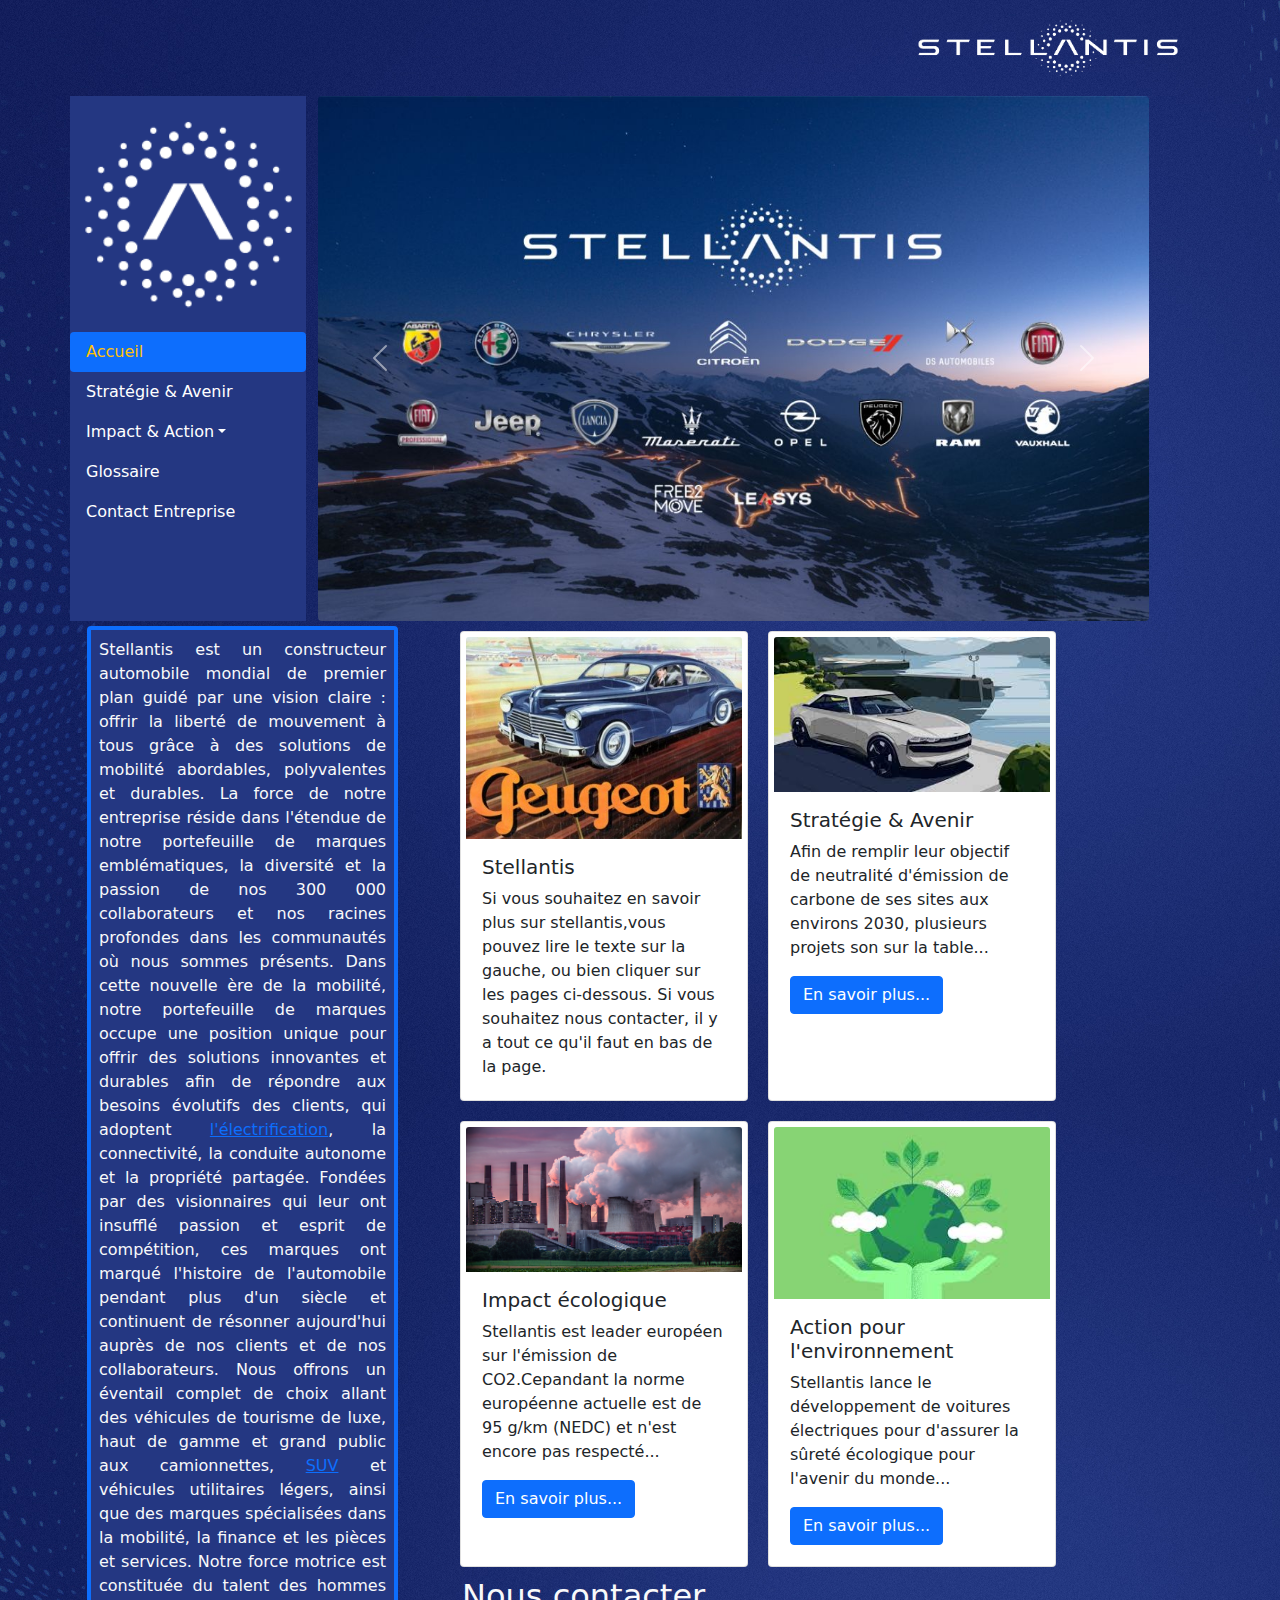
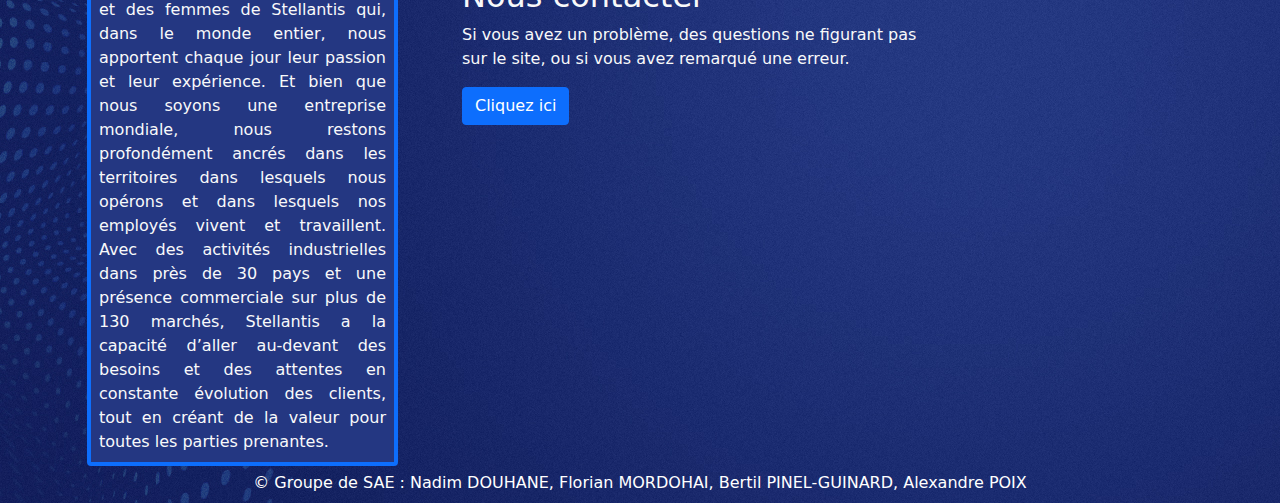
<file: index.html>
<!DOCTYPE html>
<html lang="fr">
  <head>
	  <meta charset="utf-8" />
	  <meta name="viewport" content="width=device-width,initial-scale=1.0" />
	  <meta name="keyword" content="PSA,Stellantis,peugeot,citroen,histoire">
	  <meta name="author" content="PINEL Bertil/POIX Alexandre">
	  <meta name="description" content="Stellantis">
	  <link rel="stylesheet" href="bootstrap/css/bootstrap.min.css">
	  <link rel="stylesheet" href="stylesheet.css" />
	  <script src="bootstrap/js/bootstrap.min.js"></script>
	  <title>Stellantis</title>
  </head>
  <body>
	  <div class="container">
		  <div class="row">
		  	<header>
          <a href="index.html"><img id="banniere" src="logo2.png" class="logo float-end" alt="second logo de stellantis" height="130" width="auto"/></a> 
        </header>
        <nav class="navbar col-sm-2 menu justify-content-start" id="navi">
          <a href="index.html" ><img src="logo_stellantis.png" class="logo" alt="Logo de stellantis" height="150" width="auto"/></a>
          <ul class="nav menu nav-pills flex-column ">
            <li class="nav-item">
              <a class="nav-link active text-warning" href="index.html">Accueil</a>
            </li>
            <li class="nav-item">
              <a class="nav-link text-white" href="strategie.html">Stratégie & Avenir</a>
            <li class="nav-item dropdown">
              <a class="nav-link text-white dropdown-toggle" data-bs-toggle="dropdown" role="button" aria-expanded="false" href="#">Impact & Action</a>
              <ul class="dropdown-menu">
                <li class="nav-item">
                  <a class="nav-link dropdown-item" href="impact.html">Impact écologique</a>
                </li>
                <li class="nav-item">
                  <a class="nav-link dropdown-item" href="ecologie.html">Action pour l'environnement</a>
                </li>
              </ul>
            </li>
            <li class="nav-item">
              <a class="nav-link text-white" href="gloss.html">Glossaire</a>
            </li>
            <li class="nav-item">
              <a class="nav-link text-white" href="contact.html">Contact Entreprise</a>
            </li>
          </ul>
        </nav>
        <div id="carousel" class="col-lg-9">
          <div id="carousel-slide" class="carousel slide" data-bs-ride="carousel">
            <div class="carousel-inner">
              <div class="carousel-item active">
                <img src="Stellantis.jpeg" class="d-block mw-100 h-100 rounded">
              </div>
              <div class="carousel-item">
                <img src="peugeots.jpg" class="d-block mw-100 h-100 rounded">
              </div>
              <div class="carousel-item">
                <img src="bg.jpg" class="d-block w-100 mh-100 rounded">
              </div>
            </div>
            <button class="carousel-control-prev" type="button" data-bs-target="#carousel-slide" data-bs-slide="prev">
              <span class="carousel-control-prev-icon" aria-hidden="true"></span>
              <span class="visually-hidden"></span>
            </button>
            <button class="carousel-control-next" type="button" data-bs-target="#carousel-slide" data-bs-slide="next">
              <span class="carousel-control-next-icon" aria-hidden="true"></span>
              <span class="visually-hidden"></span>
            </button>
          </div>
        </div>
        <div id="photo_menu" class="col-sm-6 d-none">
          <img src="Stellantis.jpeg" class="p-1">
          <img src="peugeots.jpg" class="p-1">
        </div>
        <div class="col-sm-4">
          <p class="text-light border rounded border-primary border-4 side">Stellantis est un constructeur automobile mondial de premier plan guidé par une vision claire : offrir la liberté de mouvement à tous grâce à des solutions de mobilité abordables, polyvalentes et durables. La force de notre entreprise réside dans l'étendue de notre portefeuille de marques emblématiques, la diversité et la passion de nos 300 000 collaborateurs et nos racines profondes dans les communautés où nous sommes présents. Dans cette nouvelle ère de la mobilité, notre portefeuille de marques occupe une position unique pour offrir des solutions innovantes et durables afin de répondre aux besoins évolutifs des clients, qui adoptent <a href="gloss.html">l'électrification</a>, la connectivité, la conduite autonome et la propriété partagée. Fondées par des visionnaires qui leur ont insufflé passion et esprit de compétition, ces marques ont marqué l'histoire de l'automobile pendant plus d'un siècle et continuent de résonner aujourd'hui auprès de nos clients et de nos collaborateurs. Nous offrons un éventail complet de choix allant des véhicules de tourisme de luxe, haut de gamme et grand public aux camionnettes, <a href="gloss.html">SUV</a> et véhicules utilitaires légers, ainsi que des marques spécialisées dans la mobilité, la finance et les pièces et services. Notre force motrice est constituée du talent des hommes et des femmes de Stellantis qui, dans le monde entier, nous apportent chaque jour leur passion et leur expérience. Et bien que nous soyons une entreprise mondiale, nous restons profondément ancrés dans les territoires dans lesquels nous opérons et dans lesquels nos employés vivent et travaillent. Avec des activités industrielles dans près de 30 pays et une présence commerciale sur plus de 130 marchés, Stellantis a la capacité d’aller au-devant des besoins et des attentes en constante évolution des clients, tout en créant de la valeur pour toutes les parties prenantes.</p>
        </div>
        <div class="col-sm-8">
          <div class="row">
            <div class="card carte col-sm-4" style="width: 18rem;">
              <img src="histoire.jpg" class="card-img-top" alt="...">
              <div class="card-body">
                <h5 class="card-title">Stellantis</h5>
                <p class="card-text">Si vous souhaitez en savoir plus sur stellantis,vous pouvez lire le texte sur la gauche, ou bien cliquer sur les pages ci-dessous. Si vous souhaitez nous contacter, il y a tout ce qu'il faut en bas de la page.</p>
              </div>
            </div>
            <div class="card  carte col-sm-4" style="width: 18rem;">
              <img src="avenir.jfif" class="card-img-top" alt="...">
              <div class="card-body">
                <h5 class="card-title">Stratégie & Avenir</h5>
                <p class="card-text">Afin de remplir leur objectif de neutralité d'émission de carbone de ses sites aux environs 2030, plusieurs projets son sur la table...</p>
                <a href="strategie.html" class="btn btn-primary">En savoir plus...</a>
              </div>
            </div>
          </div>
          <div class="row">
            <div class="card  carte col-sm-4" style="width: 18rem;">
              <img src="polution.jpg" class="card-img-top" alt="...">
              <div class="card-body">
                <h5 class="card-title">Impact écologique</h5>
                <p class="card-text">Stellantis est leader européen sur l'émission de CO2.Cepandant la norme européenne actuelle est de 95 g/km (NEDC) et n'est encore pas respecté...</p>
                <a href="impact.html" class="btn btn-primary">En savoir plus...</a>
              </div>
            </div>
            <div class="card carte col-sm-4 " style="width: 18rem;">
              <img src="ecologie.jfif" class="card-img-top" alt="...">
              <div class="card-body">
              <h5 class="card-title">Action pour l'environnement</h5>
                <p class="card-text">Stellantis lance le développement de voitures électriques pour d'assurer la sûreté écologique pour l'avenir du monde...</p>
                <a href="ecologie.html" class="btn btn-primary">En savoir plus...</a>
              </div>
            </div>
          </div>
          <div class="row">
            <div class="col-sm-8">
              <h2 class="text-light">Nous contacter</h2>
              <p class="text-light">Si vous avez un problème, des questions ne figurant pas sur le site, ou si vous avez remarqué une erreur.</p>
               <a href="contact.html" class="btn btn-primary">Cliquez ici</a>
            </div>
          </div>
        </div>
      </div>
      <footer class="text-white position-relative-bottom display4 text-center mb-2">&copy Groupe de SAE : Nadim DOUHANE, Florian MORDOHAI, Bertil PINEL-GUINARD, Alexandre POIX</footer>
    </div>
  </body>
</html>
</file>
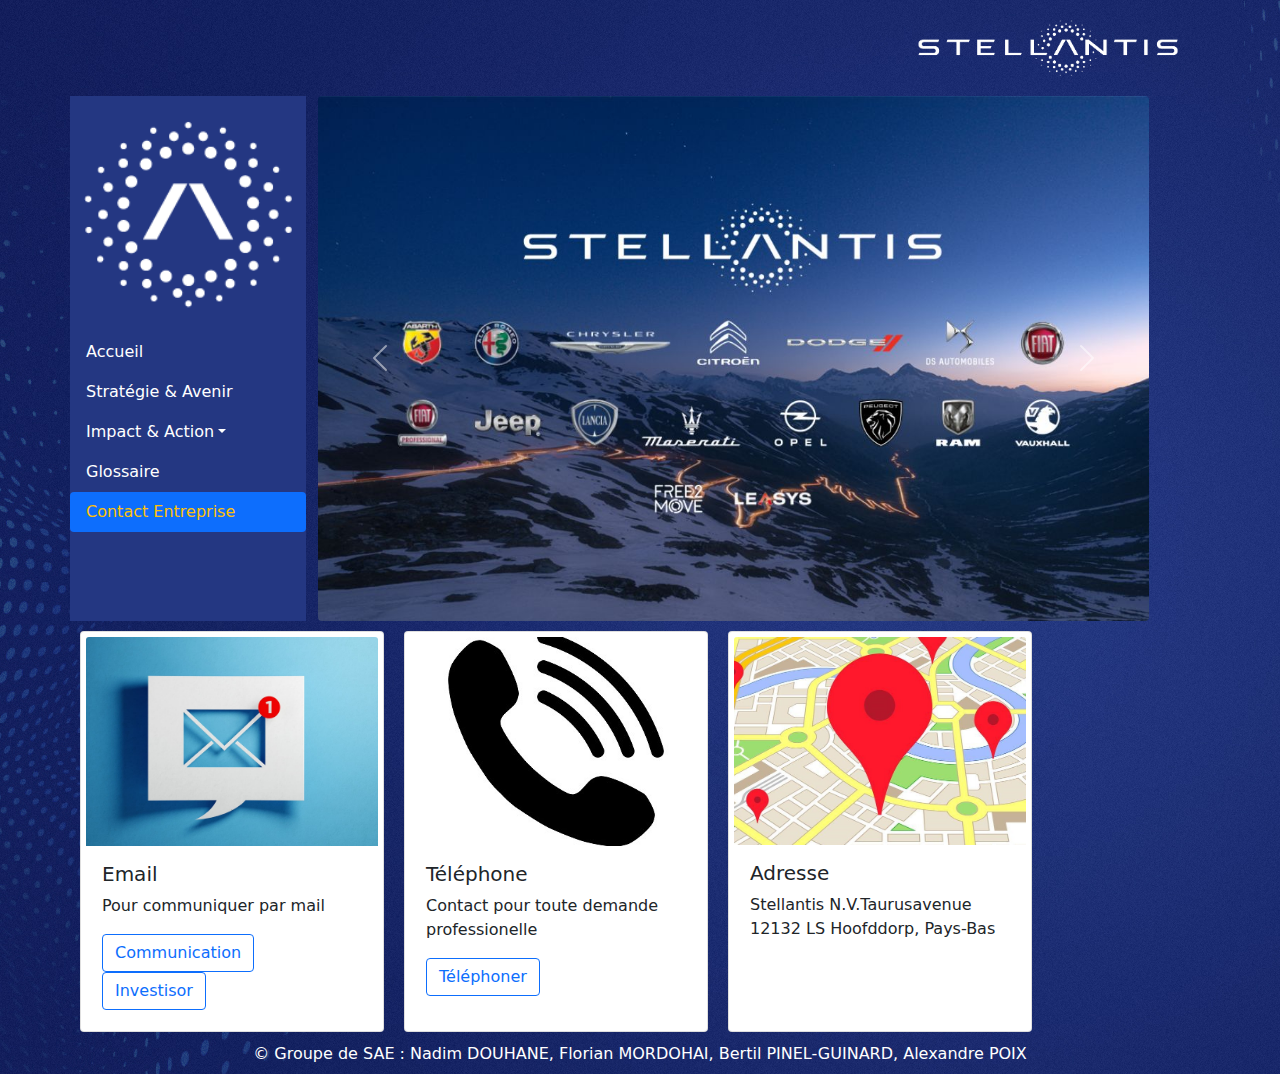
<file: contact.html>
<!DOCTYPE html>
<html lang="fr">

<head>
	<meta charset="utf-8" />
	<meta name="viewport" content="width=device-width,initial-scale=1.0" />
	<meta name="keyword" content="PSA,Stellantis,peugeot,citroen,histoire">
	<meta name="author" content="PINEL Bertil/POIX Alexandre">
	<meta name="description" content="Stellantis">
	<link rel="stylesheet" href="bootstrap/css/bootstrap.min.css">
  <link rel="stylesheet" href="stylesheet.css" />
	<script src="bootstrap/js/bootstrap.min.js">

	</script>
	<title>Stellantis</title>
</head>

<body>
  <div class="container">
		<div class="row">
			<header>
          <a href="index.html"><img id="banniere" src="logo2.png" class="logo float-end" alt="second logo de stellantis" height="130" width="auto"/></a> 
        </header>
        <nav class="navbar col-sm-2 menu justify-content-start" id="navi">
          <a href="index.html" ><img src="logo_stellantis.png" class="logo" alt="Logo de stellantis" height="150" width="auto"/></a>
          <ul class="nav menu nav-pills flex-column ">
            <li class="nav-item">
              <a class="nav-link text-white" href="index.html">Accueil</a>
            </li>
            <li class="nav-item">
              <a class="nav-link text-white" href="strategie.html">Stratégie & Avenir</a>
            <li class="nav-item dropdown">
              <a class="nav-link text-white dropdown-toggle" data-bs-toggle="dropdown" role="button" aria-expanded="false" href="#">Impact & Action</a>
              <ul class="dropdown-menu">
                <li class="nav-item"><a class="nav-link dropdown-item" href="impact.html">Impact écologique</a></li>
                <li class="nav-item"><a class="nav-link dropdown-item" href="ecologie.html">Action pour l'environnement</a></li>
              </ul>
            </li>
            <li class="nav-item">
              <a class="nav-link text-white" href="gloss.html">Glossaire</a>
            </li>
            <li class="nav-item">
              <a class="nav-link active text-warning" href="contact.html">Contact Entreprise</a>
            </li>
          </ul>
        </nav>
        <div id="carousel" class="col-lg-9">
          <div id="carousel-slide" class="carousel slide" data-bs-ride="carousel">
            <div class="carousel-inner">
              <div class="carousel-item active">
                <img src="Stellantis.jpeg" class="d-block mw-100 h-100 rounded">
              </div>
              <div class="carousel-item">
                <img src="peugeots.jpg" class="d-block mw-100 h-100 rounded">
              </div>
              <div class="carousel-item">
                <img src="bg.jpg" class="d-block w-100 mh-100 rounded">
              </div>
            </div>
            <button class="carousel-control-prev" type="button" data-bs-target="#carousel-slide" data-bs-slide="prev">
              <span class="carousel-control-prev-icon" aria-hidden="true"></span>
              <span class="visually-hidden"></span>
            </button>
            <button class="carousel-control-next" type="button" data-bs-target="#carousel-slide" data-bs-slide="next">
              <span class="carousel-control-next-icon" aria-hidden="true"></span>
              <span class="visually-hidden"></span>
            </button>
         </div>
        </div>
        <div id="photo_menu" class="col-sm-6 d-none">
          <img src="Stellantis.jpeg" class="p-1">
          <img src="peugeots.jpg" class="p-1">
        </div>
          <div class="card carte col-sm-4" style="width: 19rem;">
              <img class="card-img-top" src="mail.jpg" alt="Card image cap">
              <div class="card-body">
                <h5 class="card-title">Email</h5>
                <p class="card-text">Pour communiquer par mail</p>
                <a class="btn btn-outline-primary"href="mailto:communications@stellantis.com">Communication</a>
                <a class="btn btn-outline-primary"href="mailto: investor.relations@stellantis.com">Investisor</a>
              </div>
            </div>
            <div class="card carte col-sm-4" style="width: 19rem;">
              <img class="card-img-top" src="téléphone.jpg" alt="Card image cap">
              <div class="card-body">
                <h5 class="card-title">Téléphone</h5>
                <p class="card-text">Contact pour toute demande professionelle</p>
                <a type="button" class="btn btn-outline-primary" href="tel:+33500000000">Téléphoner</button></a>
              </div>
            </div>
            <div class="card carte col-sm-4" style="width: 19rem;">
              <img class="card-img-top" src="google.jpg" alt="Card image cap">
              <div class="card-body">
                <h5 class="card-title">Adresse</h5>
                <p class="card-text">Stellantis N.V.Taurusavenue 12132 LS Hoofddorp, Pays-Bas</p>
              </div>
            </div>
        </div>
        <footer class="text-white position-relative-bottom display4 text-center mb-2">&copy Groupe de SAE : Nadim DOUHANE, Florian MORDOHAI, Bertil PINEL-GUINARD, Alexandre POIX</footer>
          </div>
          </div>
</body>
</html>
</file>
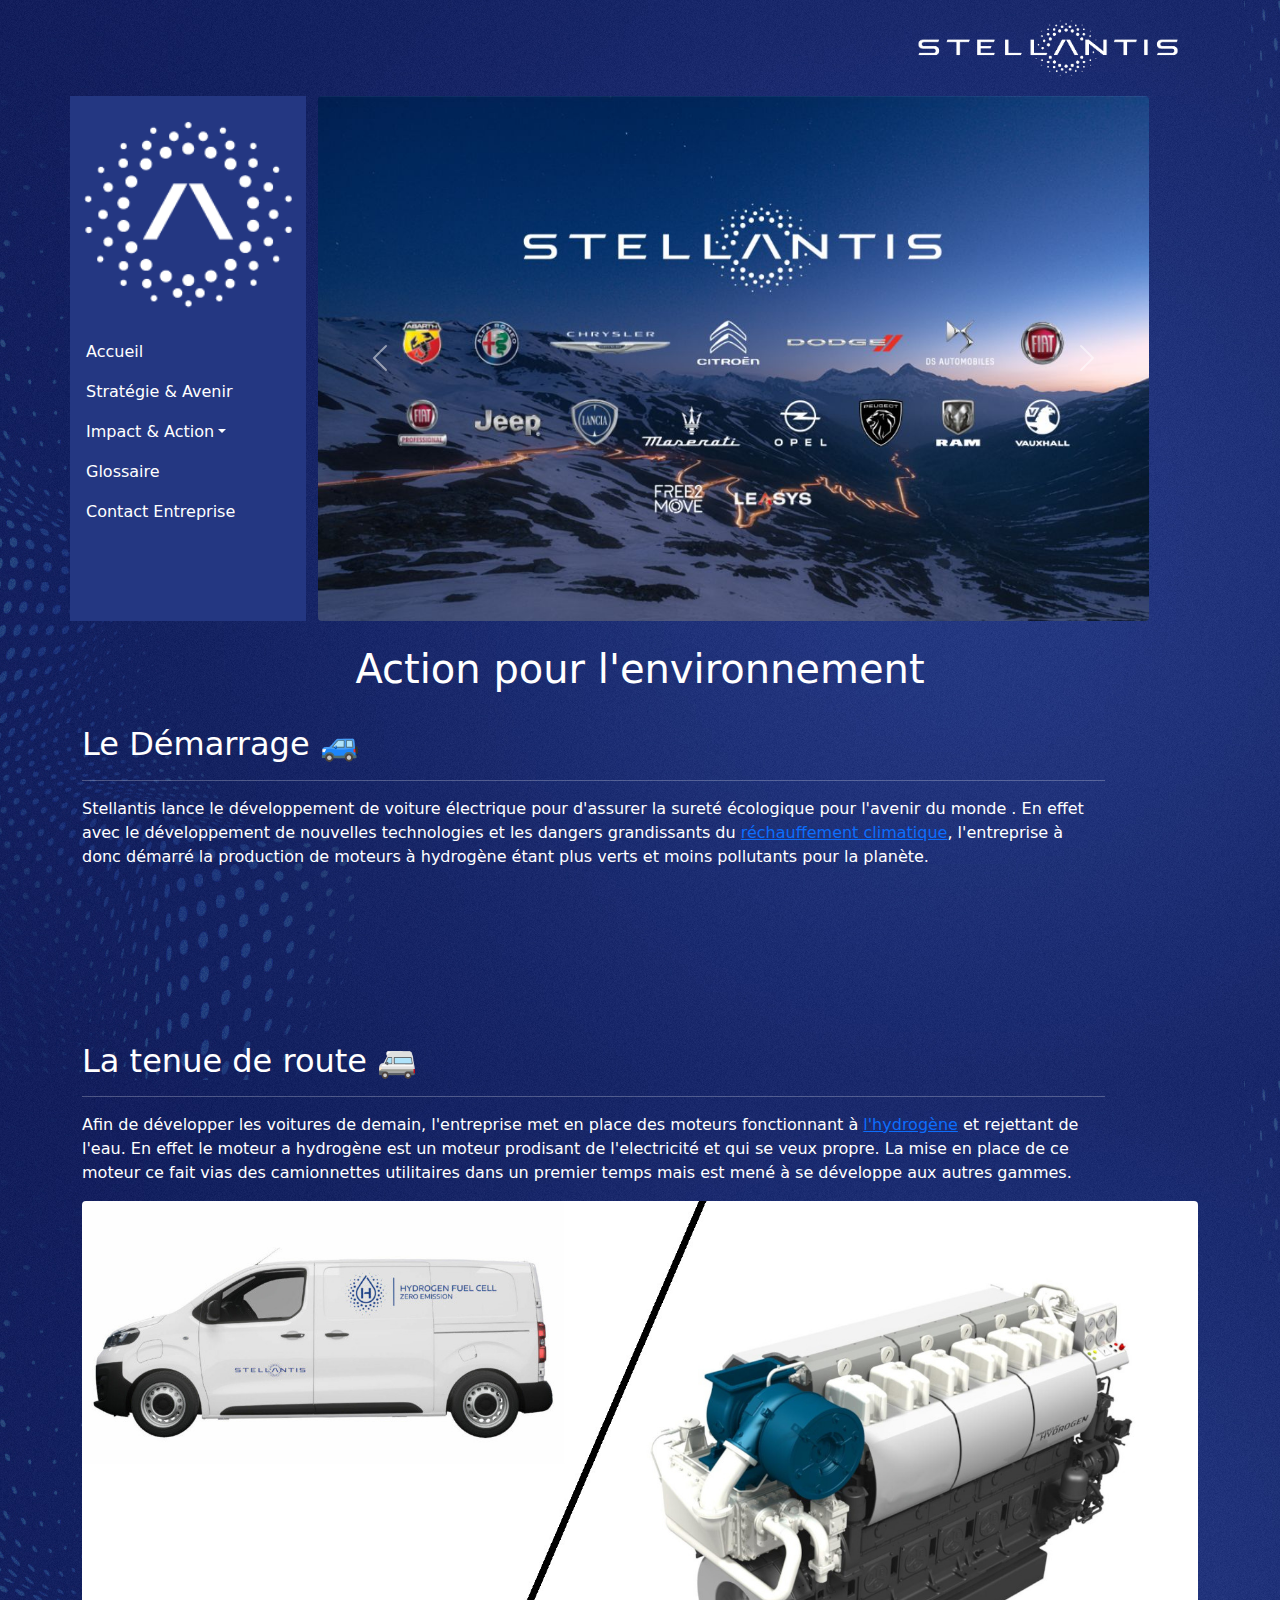
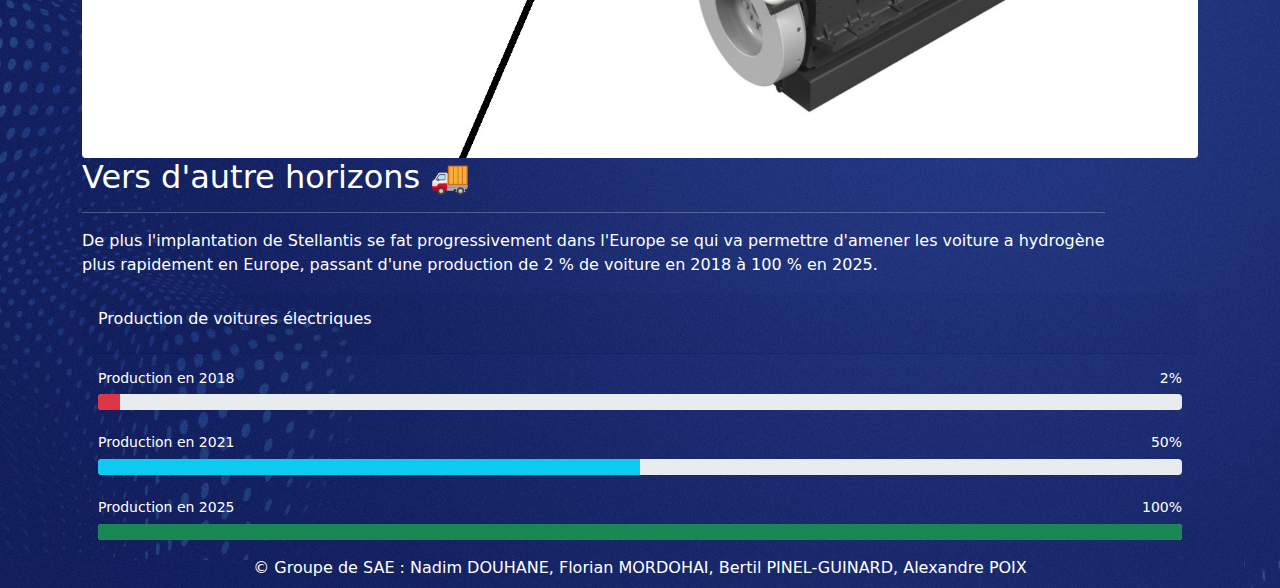
<file: ecologie.html>
<!DOCTYPE html>
<html lang="fr">

<head>
	<meta charset="utf-8" />
	<meta name="viewport" content="width=device-width,initial-scale=1.0" />
	<meta name="keyword" content="PSA,Stellantis,peugeot,citroen,histoire">
	<meta name="author" content="PINEL Bertil/POIX Alexandre">
	<meta name="description" content="Stellantis">
	<link rel="stylesheet" href="bootstrap/css/bootstrap.min.css">
  <link rel="stylesheet" href="stylesheet.css" />
	<script src="bootstrap/js/bootstrap.min.js">

	</script>
	<title>Stellantis</title>
</head>

<body>
      <div class="container text-white">
        <div class="row">
          <header>
          <a href="index.html"><img id="banniere" src="logo2.png" class="logo float-end" alt="second logo de stellantis" height="130" width="auto"/></a> 
        </header>
        <nav class="navbar col-sm-2 menu justify-content-start" id="navi">
          <a href="index.html" ><img src="logo_stellantis.png" class="logo" alt="Logo de stellantis" height="150" width="auto"/></a>
          <ul class="nav menu nav-pills flex-column ">
            <li class="nav-item">
              <a class="nav-link text-white" href="index.html">Accueil</a>
            </li>
            <li class="nav-item">
              <a class="nav-link text-white" href="strategie.html">Stratégie & Avenir</a>
            <li class="nav-item dropdown">
              <a class="nav-link text-white dropdown-toggle" data-bs-toggle="dropdown" role="button" aria-expanded="false" href="#">Impact & Action</a>
              <ul class="dropdown-menu">
                <li class="nav-item"><a class="nav-link dropdown-item" href="impact.html">Impact écologique</a></li>
                <li class="nav-item"><a class="nav-link dropdown-item; active text-warning" href="ecologie.html">Action pour l'environnement</a></li>
              </ul>
            </li>
            <li class="nav-item">
              <a class="nav-link text-white" href="gloss.html">Glossaire</a>
            </li>
            <li class="nav-item">
              <a class="nav-link text-white" href="contact.html">Contact Entreprise</a>
            </li>
          </ul>
        </nav>
        <div id="carousel" class="col-lg-9">
          <div id="carousel-slide" class="carousel slide" data-bs-ride="carousel">
            <div class="carousel-inner">
              <div class="carousel-item active">
                <img src="Stellantis.jpeg" class="d-block mw-100 h-100 rounded">
              </div>
              <div class="carousel-item">
                <img src="peugeots.jpg" class="d-block mw-100 h-100 rounded">
              </div>
              <div class="carousel-item">
                <img src="bg.jpg" class="d-block w-100 mh-100 rounded">
              </div>
            </div>
            <button class="carousel-control-prev" type="button" data-bs-target="#carousel-slide" data-bs-slide="prev">
              <span class="carousel-control-prev-icon" aria-hidden="true"></span>
              <span class="visually-hidden"></span>
            </button>
            <button class="carousel-control-next" type="button" data-bs-target="#carousel-slide" data-bs-slide="next">
              <span class="carousel-control-next-icon" aria-hidden="true"></span>
              <span class="visually-hidden"></span>
            </button>
         </div>
        </div>
        <div id="photo_menu" class="col-sm-6 d-none">
          <img src="Stellantis.jpeg" class="p-1">
          <img src="peugeots.jpg" class="p-1">
        </div>
          <div class=" text-white text-center p-4">
            <h1>Action pour l'environnement</h1>
          </div>
          <br>
            <section>
              <h2>Le Démarrage 🚙</h2>
              <hr  class="col-sm-11" >
              <div class="col-sm-11">
                <p>Stellantis lance le développement de voiture électrique pour d'assurer la sureté écologique pour l'avenir du monde . En effet avec le développement de nouvelles technologies et les dangers grandissants du <a href="gloss.html">réchauffement climatique</a>, l'entreprise à donc démarré la production de moteurs à hydrogène étant plus verts et moins pollutants pour la planète.</p>
              </div>
                
                  <iframe src="https://www.youtube.com/embed/odQ99RdE6hM" title="YouTube video player" frameborder="0" allow="accelerometer; autoplay; clipboard-write; encrypted-media; gyroscope; picture-in-picture" allowfullscreen></iframe>
                

            </section>
            <br>
            <section>
              <h2>La tenue de route 🚐</h2>
              <hr  class="col-sm-11">
              <div class="col-sm-11">
                <p>Afin de développer les voitures de demain, l'entreprise met en place des moteurs fonctionnant à <a href="gloss.html">l'hydrogène</a> et rejettant de l'eau. En effet le moteur a hydrogène est un moteur prodisant de l'electricité et qui se veux propre. La mise en place de ce moteur ce fait vias des camionnettes utilitaires dans un premier temps mais est mené à se développe aux autres gammes.</p>  
              </div>
              <div class="text-center">
              <img src="van_motor.jpg" class="img-fluid rounded" alt="Responsive image">
              </div>
            </section>
            <br>
            <section>
              <h2>Vers d'autre horizons 🚚</h2>
              <hr  class="col-sm-11">
                <div class="col-sm-11">
                  <p> De plus l'implantation de Stellantis se fat progressivement dans l'Europe se qui va permettre d'amener les voiture a hydrogène plus rapidement en Europe, passant d'une production de 2 % de voiture en 2018 à 100 % en 2025.  </p>  
                </div>
                <div class="card-header py-3">
                    <h6>Production de voitures électriques</h6>
                </div>
                <div class="card-body">
                    <h4 class="small font-weight-bold">Production en 2018 <span
                            class="float-end">2%</span></h4>
                    <div class="progress mb-4">
                        <div class="progress-bar bg-danger" role="progressbar" style="width: 2%"
                            aria-valuenow="2" aria-valuemin="0" aria-valuemax="100"></div>
                    </div>


                    <h4 class="small font-weight-bold">Production en 2021 <span
                            class="float-end">50%</span></h4>
                    <div class="progress mb-4">
                        <div class="progress-bar bg-info" role="progressbar" style="width: 50%"
                            aria-valuenow="50" aria-valuemin="0" aria-valuemax="100"></div>
                    </div>
                    <h4 class="small font-weight-bold">Production en 2025 <span
                            class="float-end">100%</span></h4>
                    <div class="progress">
                        <div class="progress-bar bg-success" role="progressbar" style="width: 100%"
                            aria-valuenow="100" aria-valuemin="0" aria-valuemax="100"></div>
                    </div>
                </div>
    
            </section>
          </div>
          <footer class="position-relative-bottom display4 text-center mb-2">&copy Groupe de SAE : Nadim DOUHANE, Florian MORDOHAI, Bertil PINEL-GUINARD, Alexandre POIX</footer>
        </div>
      </div>
  </body>
</html>
</file>
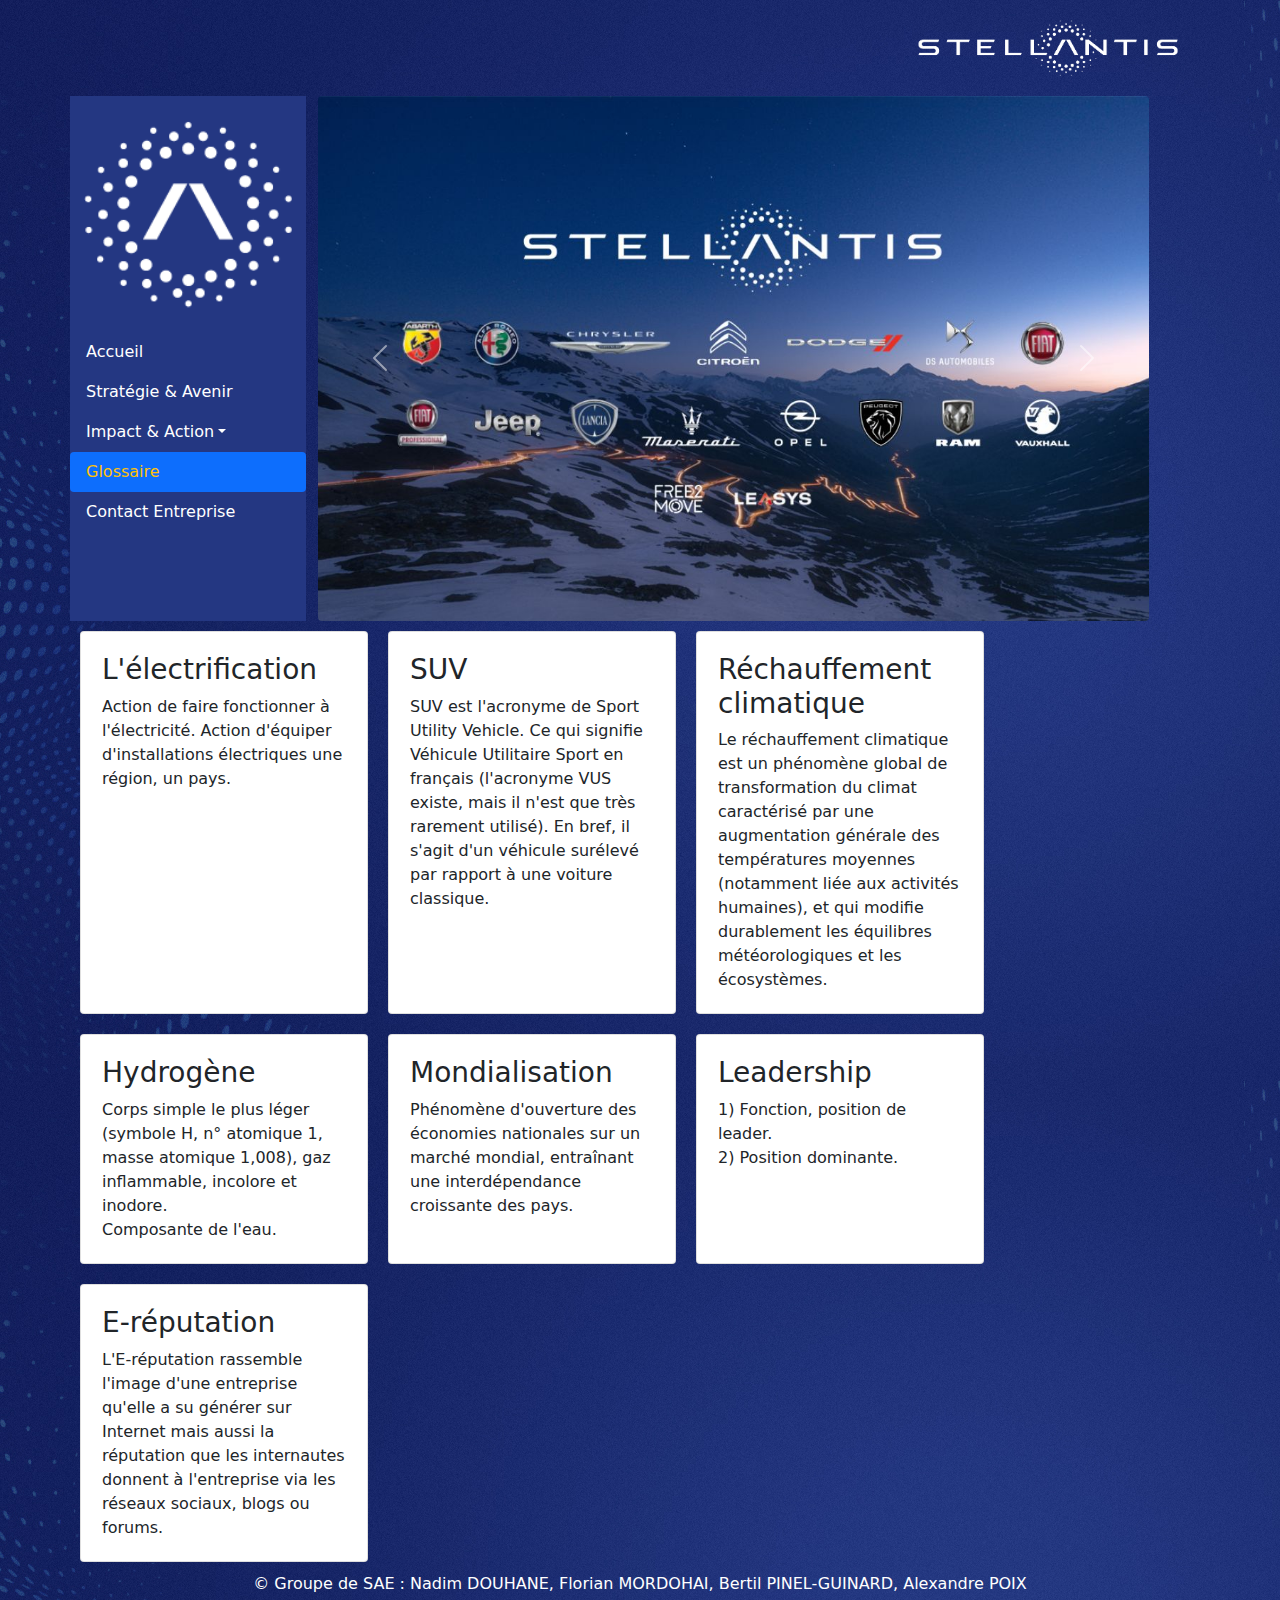
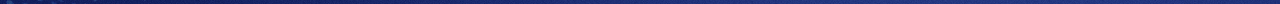
<file: gloss.html>
<!DOCTYPE html>
<html lang="fr">

<head>
	<meta charset="utf-8" />
	<meta name="viewport" content="width=device-width,initial-scale=1.0" />
	<meta name="keyword" content="PSA,Stellantis,peugeot,citroen,histoire">
	<meta name="author" content="PINEL Bertil/POIX Alexandre">
	<meta name="description" content="Stellantis">
	<link rel="stylesheet" href="bootstrap/css/bootstrap.min.css">
	<link rel="stylesheet" href="stylesheet.css" />
	<script src="bootstrap/js/bootstrap.min.js">

	</script>
	<title>Index</title>
</head>

<body>
	<script>
		src="bootstrap/js/bootstrap.min.js"
	</script>
	<div class="container">
		<div class="row">
			<header>
        <a href="index.html"><img id="banniere" src="logo2.png" class="logo float-end" alt="second logo de stellantis" height="130" width="auto"/></a> 
      </header>
      <nav class="navbar col-sm-2 menu justify-content-start" id="navi">
        <a href="index.html" ><img src="logo_stellantis.png" class="logo" alt="Logo de stellantis" height="150" width="auto"/></a>
        <ul class="nav menu nav-pills flex-column ">
          <li class="nav-item">
            <a class="nav-link text-white" href="index.html">Accueil</a>
          </li>
          <li class="nav-item">
            <a class="nav-link text-white" href="strategie.html">Stratégie & Avenir</a>
          <li class="nav-item dropdown">
            <a class="nav-link text-white dropdown-toggle" data-bs-toggle="dropdown" role="button" aria-expanded="false" href="#">Impact & Action</a>
            <ul class="dropdown-menu">
              <li class="nav-item">
                <a class="nav-link dropdown-item" href="impact.html">Impact écologique</a>
              </li>
              <li class="nav-item">
                <a class="nav-link dropdown-item" href="ecologie.html">Action pour l'environnement</a>
              </li>
            </ul>
          </li>
          <li class="nav-item">
            <a class="nav-link active text-warning" href="gloss.html">Glossaire</a>
          </li>
          <li class="nav-item">
            <a class="nav-link text-white" href="contact.html">Contact Entreprise</a>
          </li>
        </ul>
      </nav>
      <div id="carousel" class="col-lg-9">
        <div id="carousel-slide" class="carousel slide" data-bs-ride="carousel">
          <div class="carousel-inner">
            <div class="carousel-item active">
              <img src="Stellantis.jpeg" class="d-block mw-100 h-100 rounded">
            </div>
            <div class="carousel-item">
              <img src="peugeots.jpg" class="d-block mw-100 h-100 rounded">
            </div>
            <div class="carousel-item">
              <img src="bg.jpg" class="d-block w-100 mh-100 rounded">
            </div>
          </div>
          <button class="carousel-control-prev" type="button" data-bs-target="#carousel-slide" data-bs-slide="prev">
            <span class="carousel-control-prev-icon" aria-hidden="true"></span>
            <span class="visually-hidden"></span>
          </button>
          <button class="carousel-control-next" type="button" data-bs-target="#carousel-slide" data-bs-slide="next">
            <span class="carousel-control-next-icon" aria-hidden="true"></span>
            <span class="visually-hidden"></span>
          </button>
        </div>
      </div>
      <div id="photo_menu" class="col-sm-6 d-none">
        <img src="Stellantis.jpeg" class="p-1">
        <img src="peugeots.jpg" class="p-1">
      </div>
        <div class="card carte col-sm-3" style="width: 18rem;">
                <div class="card-body">
                <h3 class="card-title">L'électrification</h3>
                <p class="card-text">Action de faire fonctionner à l'électricité. Action d'équiper d'installations électriques une région, un pays.</p>
                </div>
        
      </div>
      
        <div class="card carte col-sm-3" style="width: 18rem;">
                <div class="card-body">
                <h3 class="card-title">SUV</h3>
                <p class="card-text">SUV est l'acronyme de Sport Utility Vehicle. Ce qui signifie Véhicule Utilitaire Sport en français (l'acronyme VUS existe, mais il n'est que très rarement utilisé). En bref, il s'agit d'un véhicule surélevé par rapport à une voiture classique.</p>
                </div>
        
      </div>
      
        <div class="card carte col-sm-3" style="width: 18rem;">
                <div class="card-body">
                <h3 class="card-title">Réchauffement climatique</h3>
                <p class="card-text">Le réchauffement climatique est un phénomène global de transformation du climat caractérisé par une augmentation générale des températures moyennes (notamment liée aux activités humaines), et qui modifie durablement les équilibres météorologiques et les écosystèmes.</p>
                </div>
      </div>
      
      <div class="card carte col-sm-3" style="width: 18rem;">
                <div class="card-body">
                <h3 class="card-title">Hydrogène</h3>
                <p class="card-text">Corps simple le plus léger (symbole H, n° atomique 1, masse atomique 1,008), gaz inflammable, incolore et inodore.<br>Composante de l'eau.</p>
                </div>
      </div>
      <div class="card carte col-sm-4" style="width: 18rem;">
                <div class="card-body">
                <h3 class="card-title">Mondialisation</h3>
                <p class="card-text">Phénomène d'ouverture des économies nationales sur un marché mondial, entraînant une interdépendance croissante des pays.</p>
                </div>
      </div>
      <div class="card carte col-sm-4" style="width: 18rem;">
                <div class="card-body">
                <h3 class="card-title">Leadership</h3>
                <p class="card-text">1) Fonction, position de leader.<br>2) Position dominante.</p>
                </div>
      </div>
      <div class="card carte col-sm-4" style="width: 18rem;">
                <div class="card-body">
                <h3 class="card-title">E-réputation</h3>
                <p class="card-text">L'E-réputation rassemble l'image d'une entreprise qu'elle a su générer sur Internet mais aussi la réputation que les internautes donnent à l'entreprise via les réseaux sociaux, blogs ou forums.</p>
                </div>
      </div>
    <footer class="text-white position-relative-bottom display4 text-center mb-2">&copy Groupe de SAE : Nadim DOUHANE, Florian MORDOHAI, Bertil PINEL-GUINARD, Alexandre POIX</footer>
</div>
	</div>
  </body>
  </html>
</file>
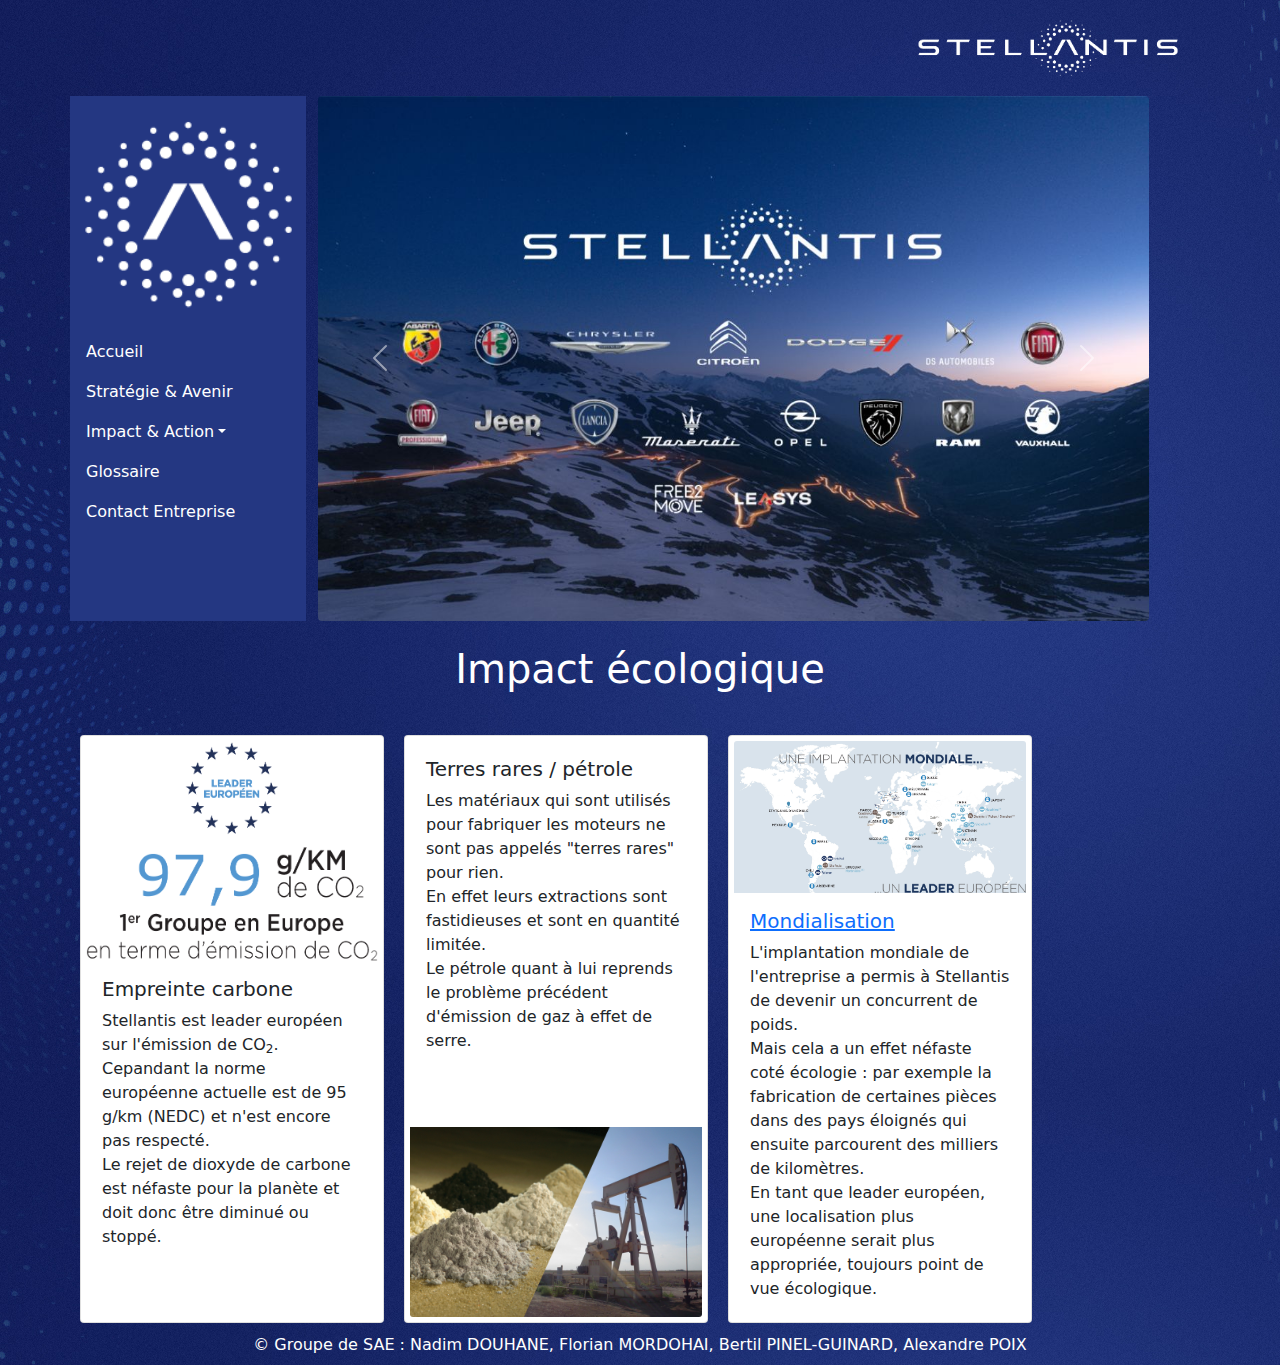
<file: impact.html>
<!DOCTYPE html>
<html lang="fr">
  <head>
    <meta charset="utf-8" />
    <meta name="viewport" content="width=device-width,initial-scale=1.0" />
    <meta name="keyword" content="PSA,Stellantis,peugeot,citroen,histoire">
    <meta name="author" content="PINEL Bertil/POIX Alexandre">
    <meta name="description" content="Stellantis">
    <link rel="stylesheet" href="bootstrap/css/bootstrap.min.css">
    <link rel="stylesheet" href="stylesheet.css" />
    <script src="bootstrap/js/bootstrap.min.js"></script>
    <title>Stellantis</title>
  </head>
  <body>
    <div class="container">
      <div class="row">
        <header>
          <a href="index.html"><img id="banniere" src="logo2.png" class="logo float-end" alt="second logo de stellantis" height="130" width="auto"/></a> 
        </header>
        <nav class="navbar col-sm-2 menu justify-content-start" id="navi">
          <a href="index.html" ><img src="logo_stellantis.png" class="logo" alt="Logo de stellantis" height="150" width="auto"/></a>
          <ul class="nav menu nav-pills flex-column ">
            <li class="nav-item">
              <a class="nav-link text-white" href="index.html">Accueil</a>
            </li>
            <li class="nav-item">
              <a class="nav-link text-white" href="strategie.html">Stratégie & Avenir</a>
            <li class="nav-item dropdown">
              <a class="nav-link text-white dropdown-toggle" data-bs-toggle="dropdown" role="button" aria-expanded="false" href="#">Impact & Action</a>
              <ul class="dropdown-menu">
                <li class="nav-item"><a class="nav-link active text-warning dropdown-item" href="impact.html">Impact écologique</a></li>
                <li class="nav-item"><a class="nav-link dropdown-item" href="ecologie.html">Action pour l'environnement</a></li>
              </ul>
            </li>
            <li class="nav-item">
              <a class="nav-link text-white" href="gloss.html">Glossaire</a>
            </li>
            <li class="nav-item">
              <a class="nav-link text-white" href="contact.html">Contact Entreprise</a>
            </li>
          </ul>
        </nav>
        <div id="carousel" class="col-lg-9">
          <div id="carousel-slide" class="carousel slide" data-bs-ride="carousel">
            <div class="carousel-inner">
              <div class="carousel-item active">
                <img src="Stellantis.jpeg" class="d-block mw-100 h-100 rounded">
              </div>
              <div class="carousel-item">
                <img src="peugeots.jpg" class="d-block mw-100 h-100 rounded">
              </div>
              <div class="carousel-item">
                <img src="bg.jpg" class="d-block w-100 mh-100 rounded">
              </div>
            </div>
            <button class="carousel-control-prev" type="button" data-bs-target="#carousel-slide" data-bs-slide="prev">
              <span class="carousel-control-prev-icon" aria-hidden="true"></span>
              <span class="visually-hidden"></span>
            </button>
            <button class="carousel-control-next" type="button" data-bs-target="#carousel-slide" data-bs-slide="next">
              <span class="carousel-control-next-icon" aria-hidden="true"></span>
              <span class="visually-hidden"></span>
            </button>
         </div>
        </div>
        <div id="photo_menu" class="col-sm-6 d-none">
          <img src="Stellantis.jpeg" class="p-1">
          <img src="peugeots.jpg" class="p-1">
        </div>
        <h1 class="text-center p-4 text-white">Impact écologique</h1>
        <div class="card carte col-sm-4" style="width: 19rem;">
          <img src="co2.png" class="card-img-top" alt="...">
          <div class="card-body">
            <h5 class="card-title">Empreinte carbone</h5>
            <p class="card-text">Stellantis est leader européen sur l'émission de CO<sub>2</sub>.<br>Cepandant la norme européenne actuelle est de 95 g/km (NEDC) et n'est encore pas respecté.<br>Le rejet de dioxyde de carbone est néfaste pour la planète et doit donc être diminué ou stoppé.</p>
          </div>
        </div>
        <div class="card carte col-sm-4" style="width: 19rem;">
          <div class="card-body">
            <h5 class="card-title">Terres rares / pétrole</h5>
            <p class="card-text">Les matériaux qui sont utilisés pour fabriquer les moteurs ne sont pas appelés "terres rares" pour rien.<br>En effet leurs extractions sont fastidieuses et sont en quantité limitée.<br>Le pétrole quant à lui reprends le problème précédent d'émission de gaz à effet de serre.</p>
          </div>
          <img src="terres_rares_petrole.jpg" class="card-img-bottom" alt="...">
        </div>
        <div class="card carte col-sm-4" style="width: 19rem;">
          <img src="mondialisation.jpg" class="card-img-top" alt="...">
          <div class="card-body">
            <h5 class="card-title"><a href="gloss.html">Mondialisation</a></h5>
            <p class="card-text">L'implantation mondiale de l'entreprise a permis à Stellantis de devenir un concurrent de poids.<br>Mais cela a un effet néfaste coté écologie : par exemple la fabrication de certaines pièces dans des pays éloignés qui ensuite parcourent des milliers de kilomètres.<br>En tant que leader européen, une localisation plus européenne serait plus appropriée, toujours point de vue écologique.</p>
          </div>
        </div>
      </div>
      <footer class="text-white position-relative-bottom display4 text-center mb-2">&copy Groupe de SAE : Nadim DOUHANE, Florian MORDOHAI, Bertil PINEL-GUINARD, Alexandre POIX</footer>
    </div>
  </body>
</html>
</file>
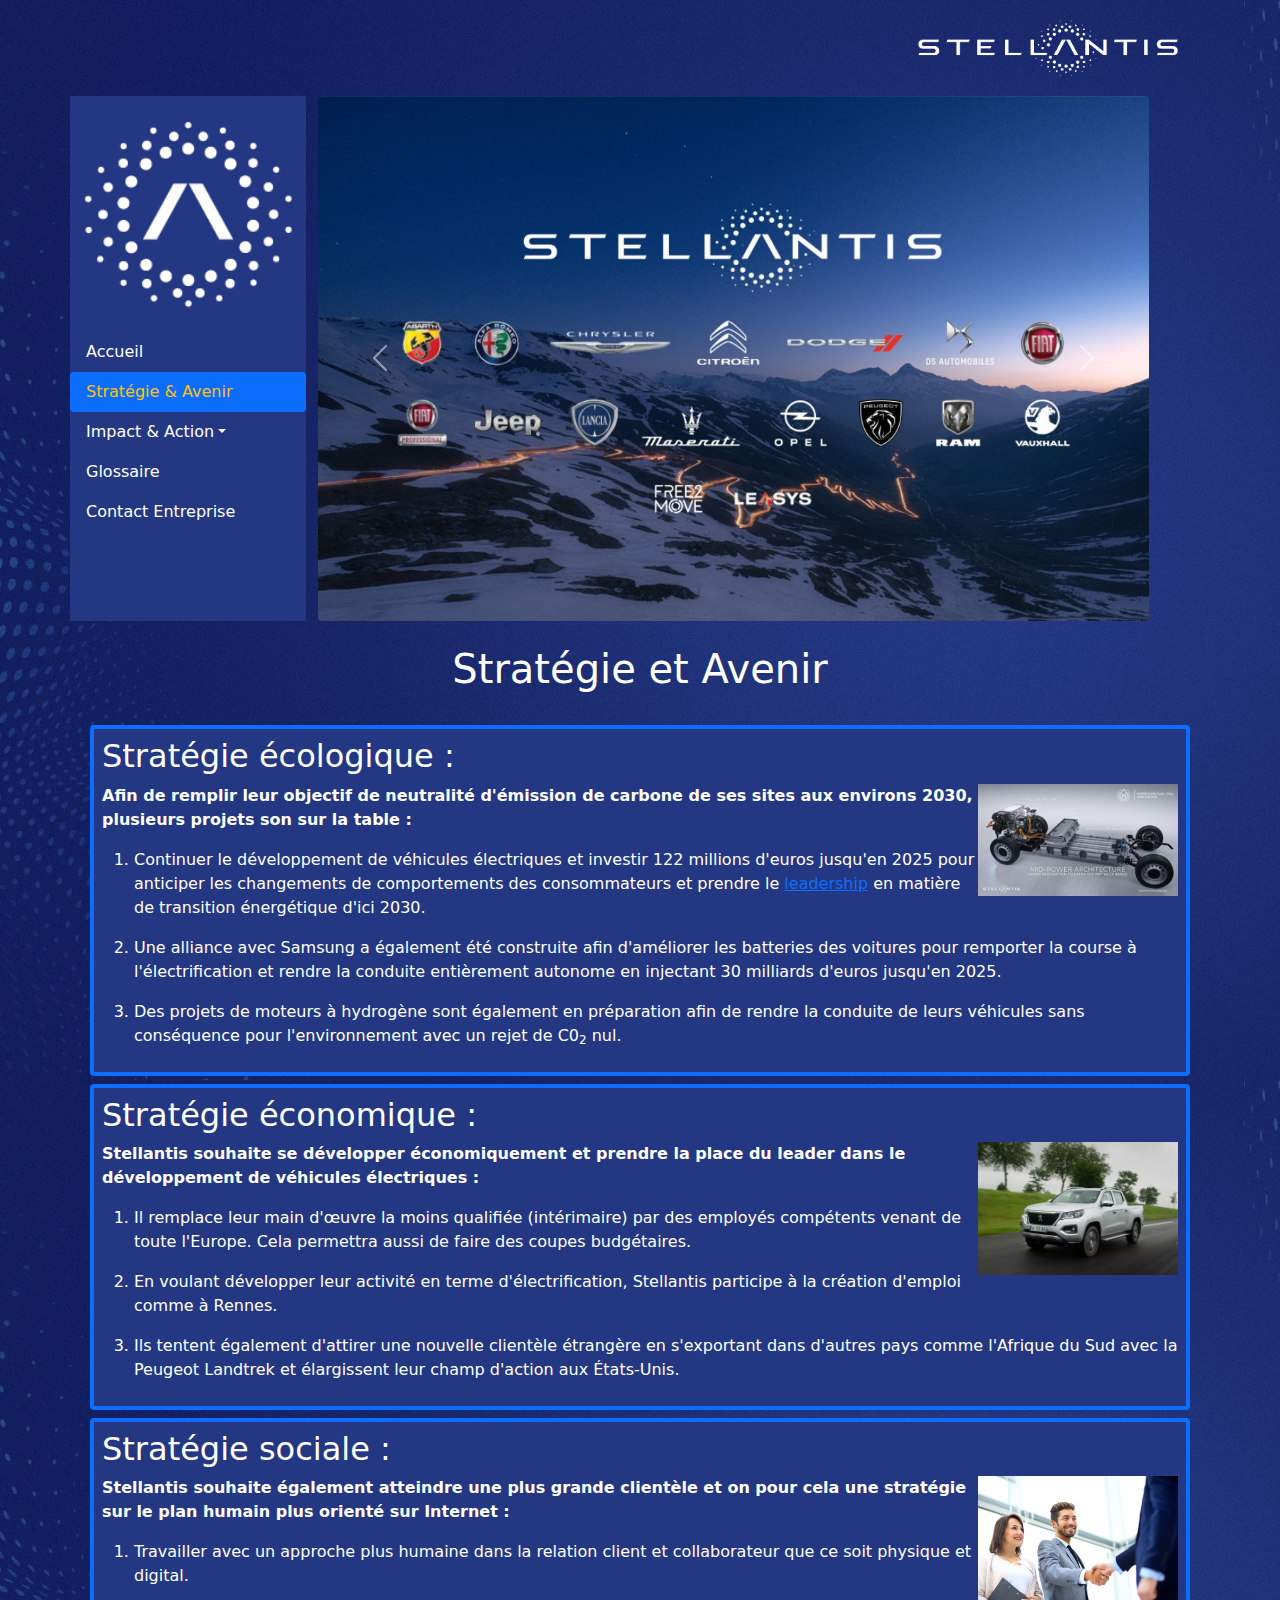
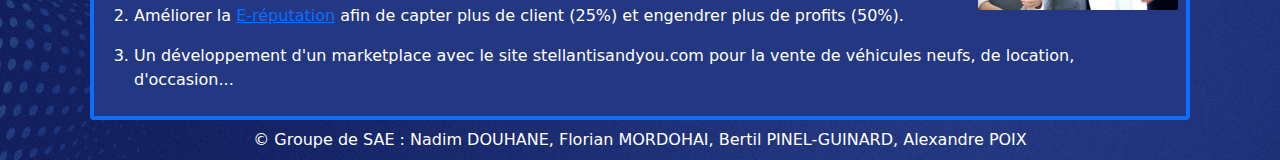
<file: strategie.html>
<!DOCTYPE html>
<html lang="fr">
  <head>
    <meta charset="utf-8" />
    <meta name="viewport" content="width=device-width,initial-scale=1.0" />
    <meta name="keyword" content="PSA,Stellantis,peugeot,citroen,histoire">
    <meta name="author" content="PINEL Bertil/POIX Alexandre">
    <meta name="description" content="Stellantis">
    <link rel="stylesheet" href="bootstrap/css/bootstrap.min.css">
    <link rel="stylesheet" href="stylesheet.css" />
    <script src="bootstrap/js/bootstrap.min.js"></script>
    <title>Stellantis</title>
  </head>
  <body>
    <div class="container">
      <div class="row">
        <header>
          <a href="index.html"><img id="banniere" src="logo2.png" class="logo float-end" alt="second logo de stellantis" height="130" width="auto"/></a> 
        </header>
        <nav class="navbar col-sm-2 menu justify-content-start" id="navi">
          <a href="index.html" ><img src="logo_stellantis.png" class="logo" alt="Logo de stellantis" height="150" width="auto"/></a>
          <ul class="nav menu nav-pills flex-column ">
            <li class="nav-item">
              <a class="nav-link text-white" href="index.html">Accueil</a>
            </li>
            <li class="nav-item">
              <a class="nav-link active text-warning" href="strategie.html">Stratégie & Avenir</a>
            <li class="nav-item dropdown">
              <a class="nav-link text-white dropdown-toggle" data-bs-toggle="dropdown" role="button" aria-expanded="false" href="#">Impact & Action</a>
              <ul class="dropdown-menu">
                <li class="nav-item"><a class="nav-link dropdown-item" href="impact.html">Impact écologique</a></li>
                <li class="nav-item"><a class="nav-link dropdown-item" href="ecologie.html">Action pour l'environnement</a></li>
              </ul>
            </li>
            <li class="nav-item">
              <a class="nav-link text-white" href="gloss.html">Glossaire</a>
            </li>
            <li class="nav-item">
              <a class="nav-link text-white" href="contact.html">Contact Entreprise</a>
            </li>
          </ul>
        </nav>
        <div id="carousel" class="col-lg-9">
          <div id="carousel-slide" class="carousel slide" data-bs-ride="carousel">
            <div class="carousel-inner">
              <div class="carousel-item active">
                <img src="Stellantis.jpeg" class="d-block mw-100 h-100 rounded">
              </div>
              <div class="carousel-item">
                <img src="peugeots.jpg" class="d-block mw-100 h-100 rounded">
              </div>
              <div class="carousel-item">
                <img src="bg.jpg" class="d-block w-100 mh-100 rounded">
              </div>
            </div>
            <button class="carousel-control-prev" type="button" data-bs-target="#carousel-slide" data-bs-slide="prev">
              <span class="carousel-control-prev-icon" aria-hidden="true"></span>
              <span class="visually-hidden"></span>
            </button>
            <button class="carousel-control-next" type="button" data-bs-target="#carousel-slide" data-bs-slide="next">
              <span class="carousel-control-next-icon" aria-hidden="true"></span>
              <span class="visually-hidden"></span>
            </button>
          </div>
        </div>
        <div id="photo_menu" class="col-sm-6 d-none">
          <img src="Stellantis.jpeg" class="p-1">
          <img src="peugeots.jpg" class="p-1">
        </div>
      </div>
      <div class="text-white ">
        <h1 class="text-center p-4">Stratégie et Avenir</h1>
        <article class="strat border rounded border-primary border-4 m-2 p-2">
          <h2>Stratégie écologique :</h2>
          <img src="hydrogene.jpg" class="float-end" width="200px">
          <p class="fw-bold">Afin de remplir leur objectif de neutralité d'émission de carbone de ses sites aux environs 2030, plusieurs projets son sur la table :</p>
          <ol>
            <li><p>Continuer le développement de véhicules électriques et investir 122 millions d'euros jusqu'en 2025 pour anticiper les changements de comportements des consommateurs et prendre le <a href="gloss.html">leadership</a> en matière de transition énergétique d'ici 2030.</p></li>
            <li><p>Une alliance avec Samsung a également été construite afin d'améliorer les batteries des voitures pour remporter la course à l'électrification et rendre la conduite entièrement autonome en injectant 30 milliards d'euros jusqu'en 2025.</p></li>
            <li><p>Des projets de moteurs à hydrogène sont également en préparation afin de rendre la conduite de leurs véhicules sans conséquence pour l'environnement avec un rejet de C0<sub>2</sub> nul.</p></li>
          </ol>
        </article>
        <article class="strat border rounded border-primary border-4 m-2 p-2">
          <h2>Stratégie économique :</h2>
          <img src="landtrek.jpg" class="float-end" width="200px">
          <p class="fw-bold">Stellantis souhaite se développer économiquement et prendre la place du leader dans le développement de véhicules électriques :</p>
          <ol>
            <li><p>Il remplace leur main d'œuvre la moins qualifiée (intérimaire) par des employés compétents venant de toute l'Europe. Cela permettra aussi de faire des coupes budgétaires.</p></li>
            <li><p>En voulant développer leur activité en terme d'électrification, Stellantis participe à la création d'emploi comme à Rennes.</p></li>
            <li><p>Ils tentent également d'attirer une nouvelle clientèle étrangère en s'exportant dans d'autres pays comme l'Afrique du Sud avec la Peugeot Landtrek et élargissent leur champ d'action aux États-Unis.</p></li>
          </ol>
        </article>
        <article class="strat border rounded border-primary border-4 m-2 p-2">
          <h2>Stratégie sociale :</h2>
          <img src="relation_client.jpeg" class="float-end" width="200px">
          <p class="fw-bold">Stellantis souhaite également atteindre une plus grande clientèle et on pour cela une stratégie sur le plan humain plus orienté sur Internet :</p>
          <ol>
            <li><p>Travailler avec un approche plus humaine dans la relation client et collaborateur que ce soit physique et digital.</p></li>
            <li><p>Améliorer la <a href="gloss.html">E-réputation</a> afin de capter plus de client (25%) et engendrer plus de profits (50%).</p></li>
            <li><p>Un développement d'un marketplace avec le site stellantisandyou.com pour la vente de véhicules neufs, de location, d'occasion...</p></li>
          </ol>
        </article>
      </div>
      <footer class="text-white position-relative-bottom display4 text-center mb-2">&copy Groupe de SAE : Nadim DOUHANE, Florian MORDOHAI, Bertil PINEL-GUINARD, Alexandre POIX</footer>
    </div>
  </body>
</html>
</file>
<file: stylesheet.css>
body{
  background-image: url(stellantis_fond.jpg)
}

@media screen and (max-width: 991px) {
  #carousel {
    display: none;
  }
  #photo_menu {
    display: block!important;
  }
}

@media screen and (min-width: 576px) {
  #navi{
    width: 236px;
  }
}

.side{
  margin: 5px;
  margin-right : 40px;
  padding: 8px;
  width: 150;
  text-align: justify;
  text-justify: inter-word;
  background-color: #243782;
}

.carte{
  padding : 5px;
  margin : 10px;
}

.menu{
  background-color:#243782 ;
  padding: 0;
}

.navbar {
  display: block;
}

.logo{
  width: 300px;
  height: auto;
  padding: 0;
}

.dropdown-menu {
  position: static !important;
  
}

img {
  max-width: 100%;
  max-height: 100%;
}

@media screen and (max-width: 1000px){
  .contact{
    display: block !important;
    margin:0 auto;
  }
}

article p {
  color: white;
}

.strat {
  background-color:#243782 ;
}
</file>
